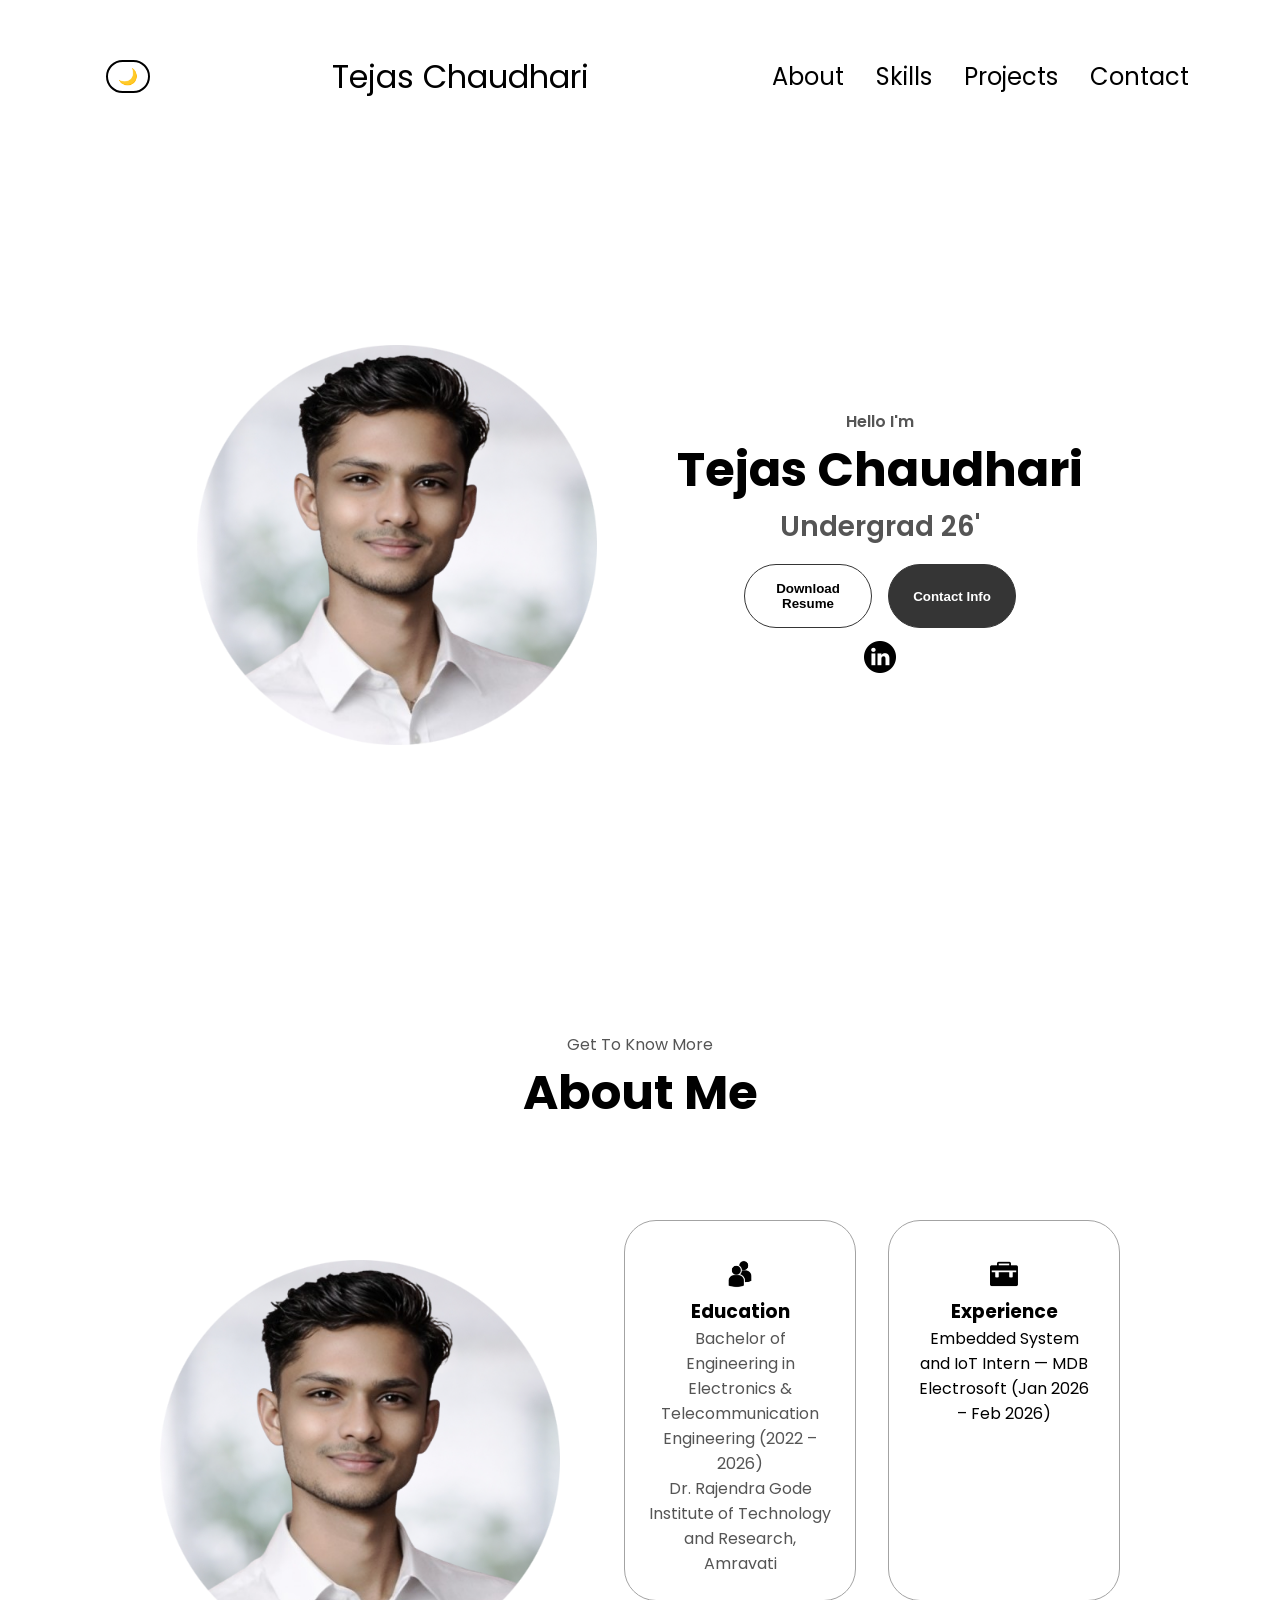
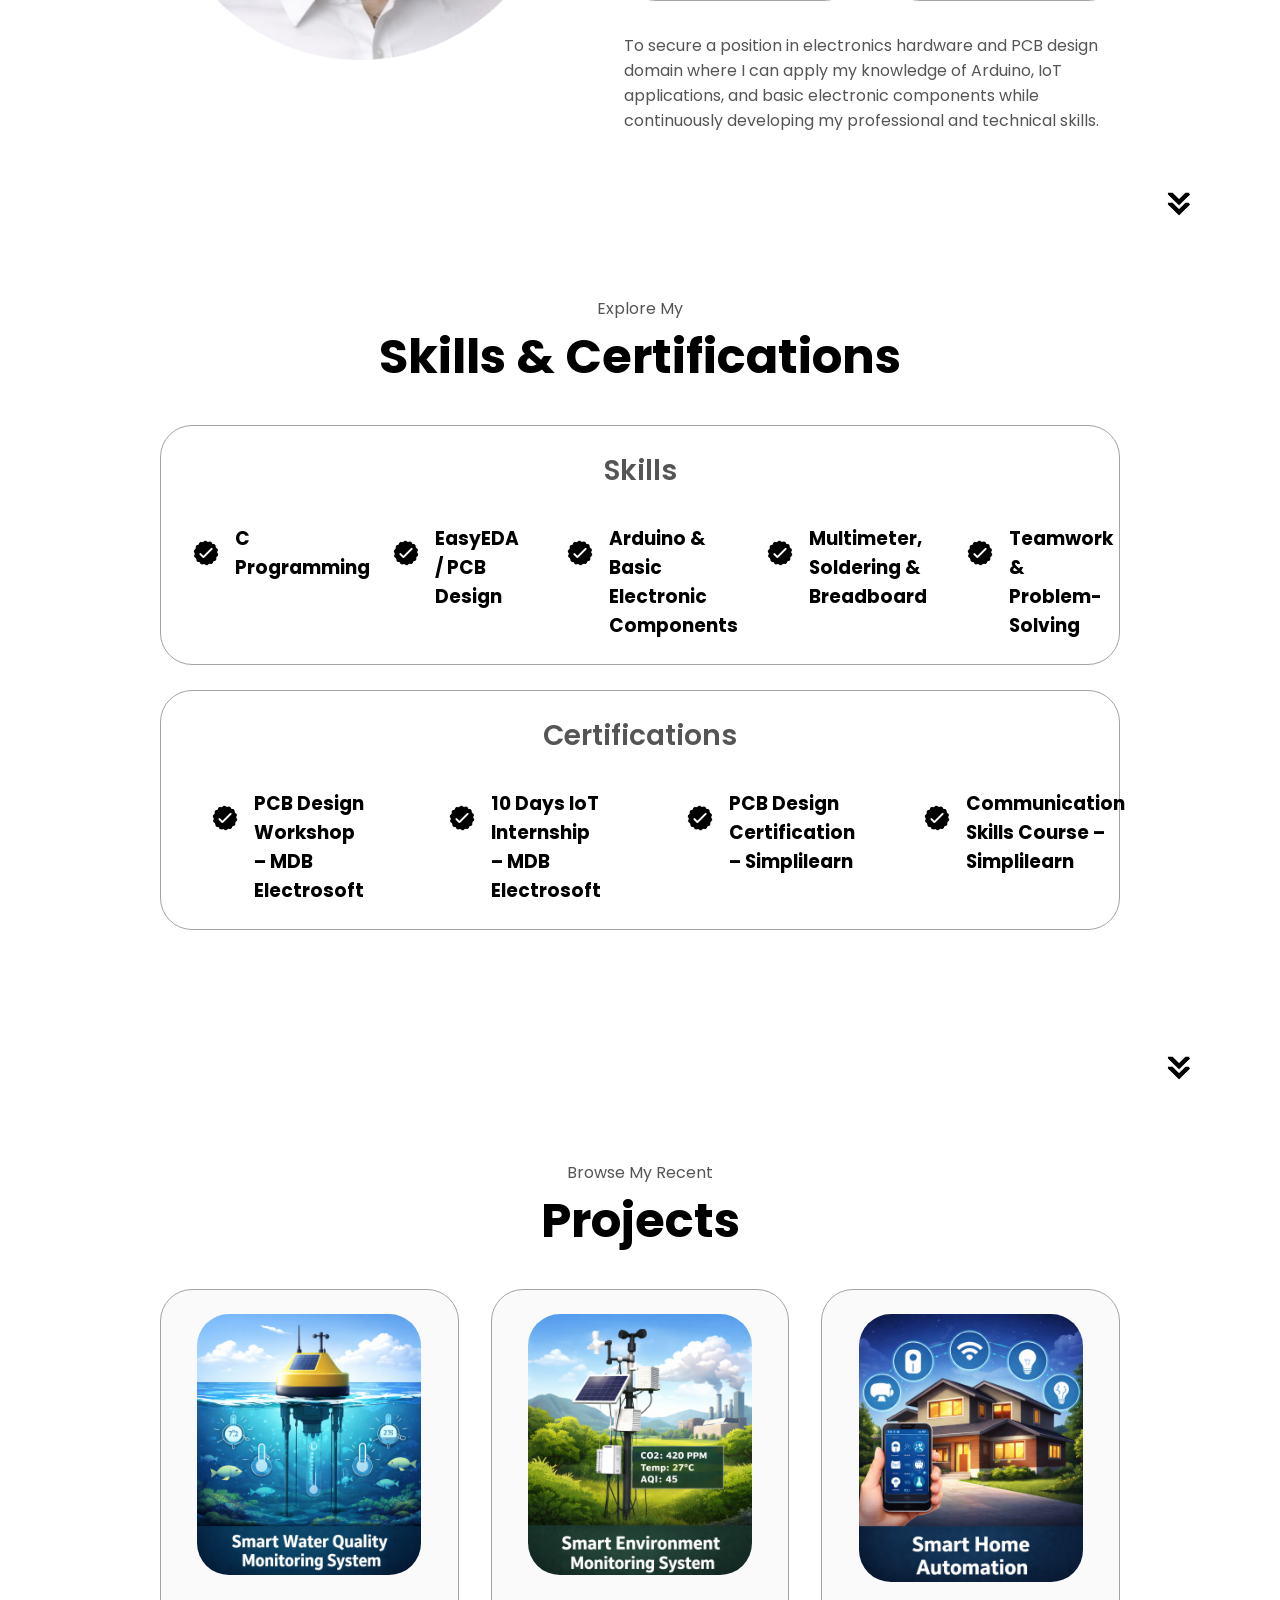
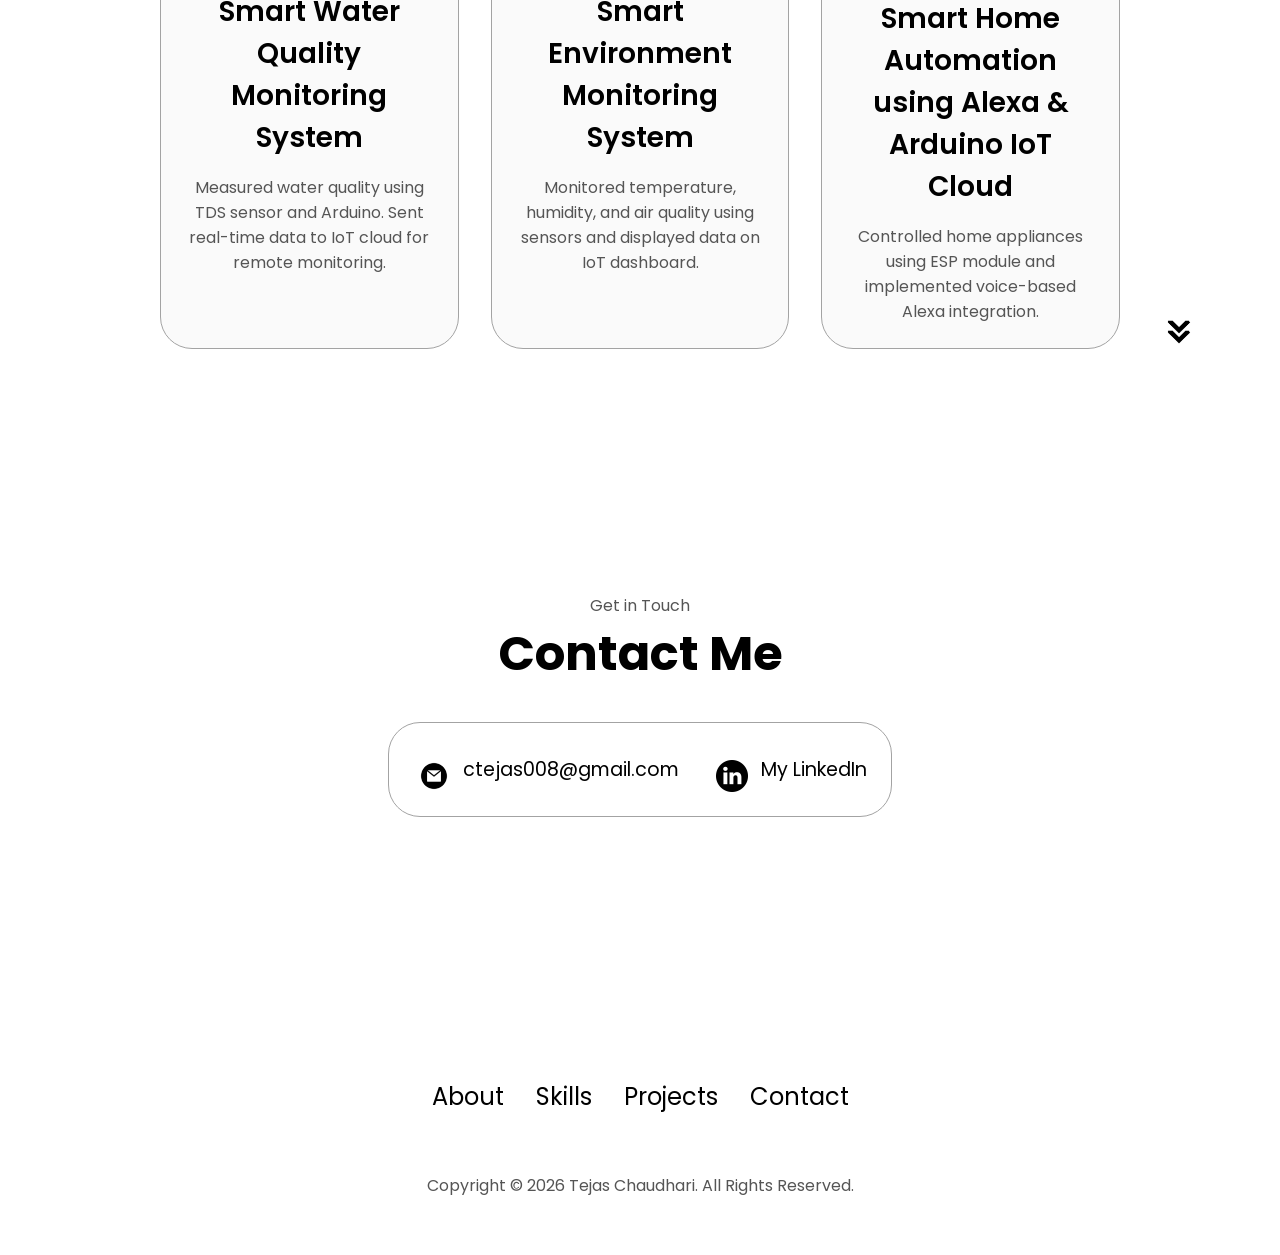
<file: index.html>
<!DOCTYPE html>
<html lang="en">
<head>
    <meta charset="UTF-8">
    <meta name="viewport" content="width=device-width, initial-scale=1.0">
    <title>Tejas Chaudhari</title>
    <link rel="stylesheet" href="style.css">
    <link rel="stylesheet" href="mediaqueries.css">
</head>
<body>
    <nav id="Desktop-nav">
        <button id="theme-toggle" class="theme-btn">🌙</button>
        <div class="logo"> Tejas Chaudhari</div>
        <div>
           <ul class="nav-links">
            <li><a href="#about">About</a></li>
            <li><a href="#experience">Skills</a></li>
            <li><a href="#projects">Projects</a></li>
            <li><a href="#contact">Contact</a></li>
           </ul> 
        </div>
    </nav>

    <nav id="hamburger-nav">
        <div class="logo"> Tejas Chaudhari</div>
        <div class="hamburger-menu">
            <div class="hamburger-icon" onclick="toggleMenu()">
                <span></span>
                <span></span>
                <span></span>
            </div>
            <div class="menu-links">
                <li><a href="#about" onclick="toggleMenu()">About</a></li>
                <li><a href="#experience" onclick="toggleMenu()">Skills</a></li>
                <li><a href="#projects" onclick="toggleMenu()">Projects</a></li>
                <li><a href="#contact" onclick="toggleMenu()">Contact</a></li>
            </div>
        </div>
    </nav>

    <!-- PROFILE SECTION -->
    <section id="profile">
        <div class="section__pic-container">
            <img src="photo2.png" alt="Tejas Profile picture">
        </div>
        <div class="section__text">
            <p class="section__text__p1">Hello I'm</p>
            <h1 class="title">Tejas Chaudhari</h1>
            <p class="section__text__p2">Undergrad 26'</p>
            <div class="btn-container">
                <button class="btn btn-color-2" onclick="window.open('https://drive.google.com/file/d/10vsKxTMVGPZlkinG43Kz2gvwGlyzEaGs/view?usp=drivesdk')">Download Resume</button>
                <button class="btn btn-color-1" onclick="location.href='#contact'">Contact Info</button>
            </div>
            <div id="socials-container">
                <img src="linkedin.png" class="icon" onclick="location.href='https://linkedin.com/in/tejasrchaudhari'">
            </div>
        </div>
    </section>

    <!-- ABOUT SECTION -->
    <section id="about">
        <p class="section__text__p1">Get To Know More</p>
        <h1 class="title">About Me</h1>
        <div class="section-container">
            <div class="section__pic-container">
                <img src="photo2.png" class="about-pic">
            </div>
            <div class="about-details-container">
                <div class="about-containers">

                    <div class="details-container">
                        <img src="education.png" class="icon">
                        <h3>Education</h3>
                        <p>
                            Bachelor of Engineering in Electronics & Telecommunication Engineering (2022 – 2026)<br>
                            Dr. Rajendra Gode Institute of Technology and Research, Amravati
                        </p>
                    </div>

                    <div class="details-container">
                        <img src="exp.png" class="icon">
                        <h3>Experience</h3>
                        <p> </p> Embedded System and IoT Intern — MDB Electrosoft (Jan 2026 – Feb 2026)</p>
                    </div>

                </div>

                <div class="text-container">
                    <p>
                        To secure a position in electronics hardware and PCB design domain where I can apply my knowledge of Arduino, IoT applications, and basic electronic components while continuously developing my professional and technical skills.
                    </p>
                </div>
            </div>
        </div>
        <img src="arrow.png" class="icon arrow" onclick="location.href='#experience'">
    </section>

    <!-- SKILLS CERTIFICATE SECTION -->
    <section id="experience">
        <p class="section__text__p1">Explore My</p>
        <h1 class="title">Skills & Certifications</h1>
        <div class="experience-details-container">
            <div class="skill-containers">
                <div class="details-container-1">
                    <h2 class="experience-sub-title">Skills</h2>
                    <div class="article-container">

                        <article><img src="checkmark.png" class="icon"><div><h3>C Programming</h3></div></article>
                        <article><img src="checkmark.png" class="icon"><div><h3>EasyEDA / PCB Design</h3></div></article>
                        <article><img src="checkmark.png" class="icon"><div><h3>Arduino & Basic Electronic Components</h3></div></article>
                        <article><img src="checkmark.png" class="icon"><div><h3>Multimeter, Soldering & Breadboard</h3></div></article>
                        <article><img src="checkmark.png" class="icon"><div><h3>Teamwork & Problem-Solving</h3></div></article>

                    </div>
                </div>

                <div class="details-container-2">
                    <h2 class="experience-sub-title">Certifications</h2>
                    <div class="article-container">

                        <article><img src="checkmark.png" class="icon"><div><h3>PCB Design Workshop – MDB Electrosoft</h3></div></article>
                        <article><img src="checkmark.png" class="icon"><div><h3>10 Days IoT Internship – MDB Electrosoft</h3></div></article>
                        <article><img src="checkmark.png" class="icon"><div><h3>PCB Design Certification – Simplilearn</h3></div></article>
                        <article><img src="checkmark.png" class="icon"><div><h3>Communication Skills Course – Simplilearn</h3></div></article>

                    </div>
                </div>
            </div>
        </div>
        <img src="arrow.png" class="icon arrow" onclick="location.href='#projects'">
    </section>

    <!-- PROJECTS SECTION -->
    <section id="projects">
        <p class="section__text__p1">Browse My Recent</p>
        <h1 class="title">Projects</h1>
        <div class="experience-details-container">
            <div class="about-containers">

                <div class="details-container color-container">
                    <div class="article-container">
                        <img src="IMG_20260224_202102.png" class="project-img">
                    </div>
                    <h3 class="experience-sub-title project-title">Smart Water Quality Monitoring System</h3>
                    <p>Measured water quality using TDS sensor and Arduino. Sent real-time data to IoT cloud for remote monitoring.</p>
                </div>

                <div class="details-container color-container">
                    <div class="article-container">
                        <img src="IMG_20260224_202153.png" class="project-img">
                    </div>
                    <h2 class="experience-sub-title project-title">Smart Environment Monitoring System</h2>
                    <p>Monitored temperature, humidity, and air quality using sensors and displayed data on IoT dashboard.</p>
                </div>

                <div class="details-container color-container">
                    <div class="article-container">
                        <img src="IMG_20260224_202048.png" class="project-img">
                    </div>
                    <h2 class="experience-sub-title project-title">Smart Home Automation using Alexa & Arduino IoT Cloud</h2>
                    <p>Controlled home appliances using ESP module and implemented voice-based Alexa integration.</p>
                </div>

            </div>
        </div>
        <img src="arrow.png" class="icon arrow" onclick="location.href='#contact'">
    </section>

    <!-- CONTACT SECTION -->
    <section id="contact">
        <p class="section__text__p1">Get in Touch</p>
        <h1 class="title">Contact Me</h1>
        <div class="contact-info-upper-container">
            <div class="contact-info-container">
                <img src="email.png" class="icon contact-icon">
                <p><a href="mailto:ctejas008@gmail.com">ctejas008@gmail.com</a></p>
            </div>
            <div class="contact-info-container">
                <img src="linkedin.png" class="icon contact-icon">
                <p><a href="https://linkedin.com/in/tejasrchaudhari">My LinkedIn</a></p>
            </div>
        </div>
    </section>

    <footer>
        <nav>
            <div class="nav-links-container">
                <ul class="nav-links">
                    <li><a href="#about">About</a></li>
                    <li><a href="#experience">Skills</a></li>
                    <li><a href="#projects">Projects</a></li>
                    <li><a href="#contact">Contact</a></li>
                   </ul> 
            </div>
        </nav>
        <p>Copyright &#169; 2026 Tejas Chaudhari. All Rights Reserved.</p>
    </footer>

   <script src="script.js"></script> 
</body>
            </html>
</file>
<file: style.css>
@import url('https://fonts.googleapis.com/css2?family=Poppins:wght@300;400;500;600&display=swap');
*{
    margin: 0;
    padding: 0;
}
body{
    font-family: "Poppins",sans-serif ;
}
html{
    scroll-behaviour: smooth;
}
p{
    color:rgb(85,85,85);
}

/* Transition */

a, .btn {
    transition:all 300ms ease;
}

/* DESKTOP NAV */
nav, .nav-links{
    display: flex;
}
nav{
    justify-content: space-around;
    align-items: center;
    height: 17vh;
}
.nav-links{
    gap: 2rem;
    list-style: none;
    font-size: 1.5rem;
}
a{
    color: black;
    text-decoration: none;
    text-decoration-color: white;
}
a:hover{
    color: grey;
    text-decoration: underline;
    text-underline-offset: 1rem;
    text-decoration-color: rgb(181,181,181);
}
.logo{
    font-size: 2rem;
}
.logo:hover{
    cursor:default;
}

/* HAMBUURGER MENU */
#hamburger-nav{
    display: none;
}
.hamburger-menu{
    position: relative;
    display: inline-block;
}
.hamburger-icon{
    display: flex;
    flex-direction: column;
    justify-content: space-between;
    height: 24px;
    width: 30px;
    cursor: pointer;
}
.hamburger-icon span{
    width: 100%;
    height: 2px;
    background-color: black;
    transition: all 0.3 ease-in-out;
}
.menu-links{
    position: absolute;
    top: 100%;
    right: 0;
    background-color: white;
    width: fit-content;
    max-height: 0;
    overflow: hidden;
    transition: all 0.3 ease-in-out;
}

.menu-links{
    display: block;
    padding: 10px;
    text-align: center;
    font-size: 1.5rem;
    color: black;
    text-decoration: none;
    transition: all 0.3 ease-in-out;
}

.menu-links li{
    list-style: none;
}

.menu-links.open{
    max-height:300px;
}

.hamburger-icon.open span:first-child{
    transform: rotate(45deg) translate(10px,5px);
}

.hamburger-icon span:nth-child(2){
    opacity: 0;
}

.hamburger-icon.open span:last-child{
    transform: rotate(-45deg) translate(10px,-5px);
}

.hamburger-icon span:first-child{
    transform: none;

}
.hamburger-icon span:first-child{
    opacity: 1;
    
}
.hamburger-icon span:first-child{
    transform: none;
    
}

/* SECTIONS */
section{
    padding-top: 4vh;
    height: 96vh;
    margin: 0 10rem;
    box-sizing: border-box;
    min-height: fit-content;
}
.section-container{
    display: flex;
}
/* PROFILE SECTION */
#profile{
    display: flex;
    justify-content: center;
    gap: 5rem;
    height: 80vh;
}
.section__pic-container{
    display: flex;
    height: 400px;
    width: 400px;
    margin:auto 0 ;
}
.section__text{
    align-self: center;
    text-align: center;
}
.section__text p{
    font-weight: 600;
}
.section__text__p1{
    text-align: center;
}
.section__text__p2{
    font-size: 1.75rem;
    margin-bottom: 1rem;
}
.title{
    font-size: 3rem;
    text-align: center;
}
#socials_container{
    display: flex;
    justify-content: center;
    margin-top: 1rem;
    gap: 1rem;
}

/* ICONS */
.icon{
    cursor: pointer;
    height: 2rem;
    padding-top: 13px;
    padding-left: 5px;
    padding-right: 5px;
}

/* BUTTONS */
.btn-container{
    display: flex;
    justify-content: center;
    gap: 1rem;
}
.btn{
    font-weight: 600;
    transition: all 300ms ease;
    padding: 1rem;
    width: 8rem;
    border-radius: 2rem;
}
.btn-color-1,
.btn-color-2{
    border: rgb(53,53,53) 0.1rem solid;
}
.btn-color-1:hover,
.btn-color-2:hover{
    cursor: pointer;
}
.btn-color-1,
.btn-color-2:hover{
    background-color: rgb(53,53,53);
    color: white;
}
.btn-color-1:hover{
    background-color: rgb(0,0,0);
}
.btn-color-2{
    background: none;
}
.btn-color-2:hover{
    border: rgb(255,255,255) 0.1rem solid;
}
.btn-container{
    gap: 1rem;
}

/* ABOUT SECTION */
#about{
    position: relative;
}
.about-containers{
    gap: 2rem;
    margin-bottom: 2rem;
    margin-top: 2rem;
}
.about-details-container{
    justify-content: center;
    flex-direction: column;
}
.about-containers,
.about-details-container{
    display: flex;
}
.about-pic{
    border-radius: 2rem;
}
.arrow{
    position: absolute;
    right: -5rem;
    bottom: 2.5rem;
}
.details-container{
    padding: 1.5rem;
    flex: 1;
    background: white;
    border-radius: 2rem;
    border: rgb(53,53,53) 0.1rem solid;
    border-color: rgb(163,163,163);
    text-align: center;
}
.section-container{
    gap: 4rem;
    height: 80%;
}
.section__pic-container{
    height: 400px;
    width: 400px;
    margin: auto 0;
}

/* EXPERIENCE SECTION */
#experience{
    position: relative;
}
.experience-sub-title{
    color: rgb(85,85,85);
    font-weight: 600;
    font-size: 1.75rem;
    margin-bottom: 2rem;
}
.experience-details-container{
    display: flex;
    justify-content: center;
    flex-direction: column;
}
.article-container{
    display: flex;
    text-align: initial;
    /* flex-wrap: wrap; */
    flex-direction: row;
    gap: 2.5rem;
    justify-content: space-around;
}
article{
    display: flex;
    width: 10rem;
    justify-content: space-around;
    gap: 0.5rem;
}
article.icon{
    cursor: default;
}
.details-container-1{
    padding: 1.5rem;
    flex: 1;
    background: white;
    border-radius: 2rem;
    border: rgb(53,53,53) 0.1rem solid;
    border-color: rgb(163,163,163);
    text-align: center;
}
.details-container-2{
    margin-top: 25px;
    padding: 1.5rem;
    flex: 1;
    background: white;
    border-radius: 2rem;
    border: rgb(53,53,53) 0.1rem solid;
    border-color: rgb(163,163,163);
    text-align: center;
}
.skill-containers{
    gap: 2rem;
    margin-bottom: 2rem;
    margin-top: 2rem;
}
/* PROJECT SECTION */
#projects{
    position: relative;
}
.color-container{
    border-color: rgb(163,163,163);
    background: rgb(250,250,250);
}
.project-img{
    border-radius: 2rem;
    width: 90%;
    height: 90%;
}
.project-title{
    margin: 1rem;
    color: black;
}
.project-btn{
    color: black;
    border-color: rgb(163,163,163);
}

/* CONTACT PAGE */
#contact{
    display: flex;
    justify-content: center;
    flex-direction: column;
    height: 70vh;
}
.contact-info-upper-container{
    display: flex;
    justify-content: center;
    border-radius: 2rem;
    border: rgb(53,53,53) 0.1rem solid;
    border-color: rgb(163,163,163);
    background: (250,250,250);
    margin: 2rem auto;
    padding: 0.5rem;
}
.contact-info-container{
    display: flex;
    align-items: center;
    justify-content: center;
    gap: 0.5rem;
    margin: 1rem;
}
.contact-info-container p{
    font-size: larger;
}
.contact-icon{
    cursor: default;
}
.email-icon{
   height: 2.5rem;
}

/* FOOTER SECTION */
footer{
    height:26vh;
    margin: 0.1rem;   
}
footer p{
    text-align: center;
  }

/* Theme Button */
.theme-btn {
    background: none;
    border: 2px solid #000;
    padding: 5px 10px;
    cursor: pointer;
    border-radius: 20px;
    font-size: 16px;
    margin-left: 15px;
}

/* Dark Mode Styles */
body.dark-mode {
    background-color: #121212;
    color: #ffffff;
}

body.dark-mode nav {
    background-color: #1e1e1e;
}

body.dark-mode .details-container,
body.dark-mode .details-container-1,
body.dark-mode .details-container-2,
body.dark-mode .color-container {
    background-color: #1e1e1e;
    color: white;
}

body.dark-mode .theme-btn {
    border: 2px solid #fff;
    color: #fff;
    }
</file>
<file: mediaqueries.css>
@media screen and (max-width:1400px){
    #profile{
        height: 83vh;
        margin-bottom:6rem;
    }
    .about-containers{
        flex-wrap: wrap;
    }
}
@media screen and (max-width:1200px){
    #Desktop-nav{
        display: none;
    }
    #hamburger-nav{
        display: flex;
    }
    #experience, .experience-details-container{
        margin-top: 2rem;
    }
    #profile,
    .section-container{
        display: block;
    }
    .arrow{
        display: none;
    }
    section,
    .section-container{
        height: fit-content;
    }
    section{
        margin: 0 5%;
    }
    .section__pic-container{
        width: 275px;
        height: 275px;
        margin: 0 auto 2rem;
    }
    .about-containers{
        margin-top: 0;
    }
}

@media screen and (max-width:600px){
    #contact,
    footer{
        height: 40vh;
    }
    #profile{
        height: 83vh;
        margin-bottom:0;
    }
    article{
        font-size: 1rem;
    }
    footer nav{
        height: fit-content;
        margin-bottom:2rem;
    }
    .about-containers, .contact-info-upper-container, .btn-container{
        flex-wrap: wrap;
    }
    .contact-info-container{
        margin: 0;
    }
    .contact-info-container p, .nav-links li a{
        font-size: 1rem;
    }
    .experience-sub-title{
        font-size: 1.25rem;
    }
    .logo{
        font-size: 1.5rem;
    }
    .nav-links{
        flex-direction: column;
        gap: 0.5rem;
        text-align: center;
    }
    .section__pic-container{
        width: auto;
        height: 46vw;
        justify-content: center;
    }
    .section__text__p2{
        font-size: 1.25rem;
    }
    .title{
        font-size: 2rem;
    }
    .text-container{
        text-align: justify;
    }
}
</file>
